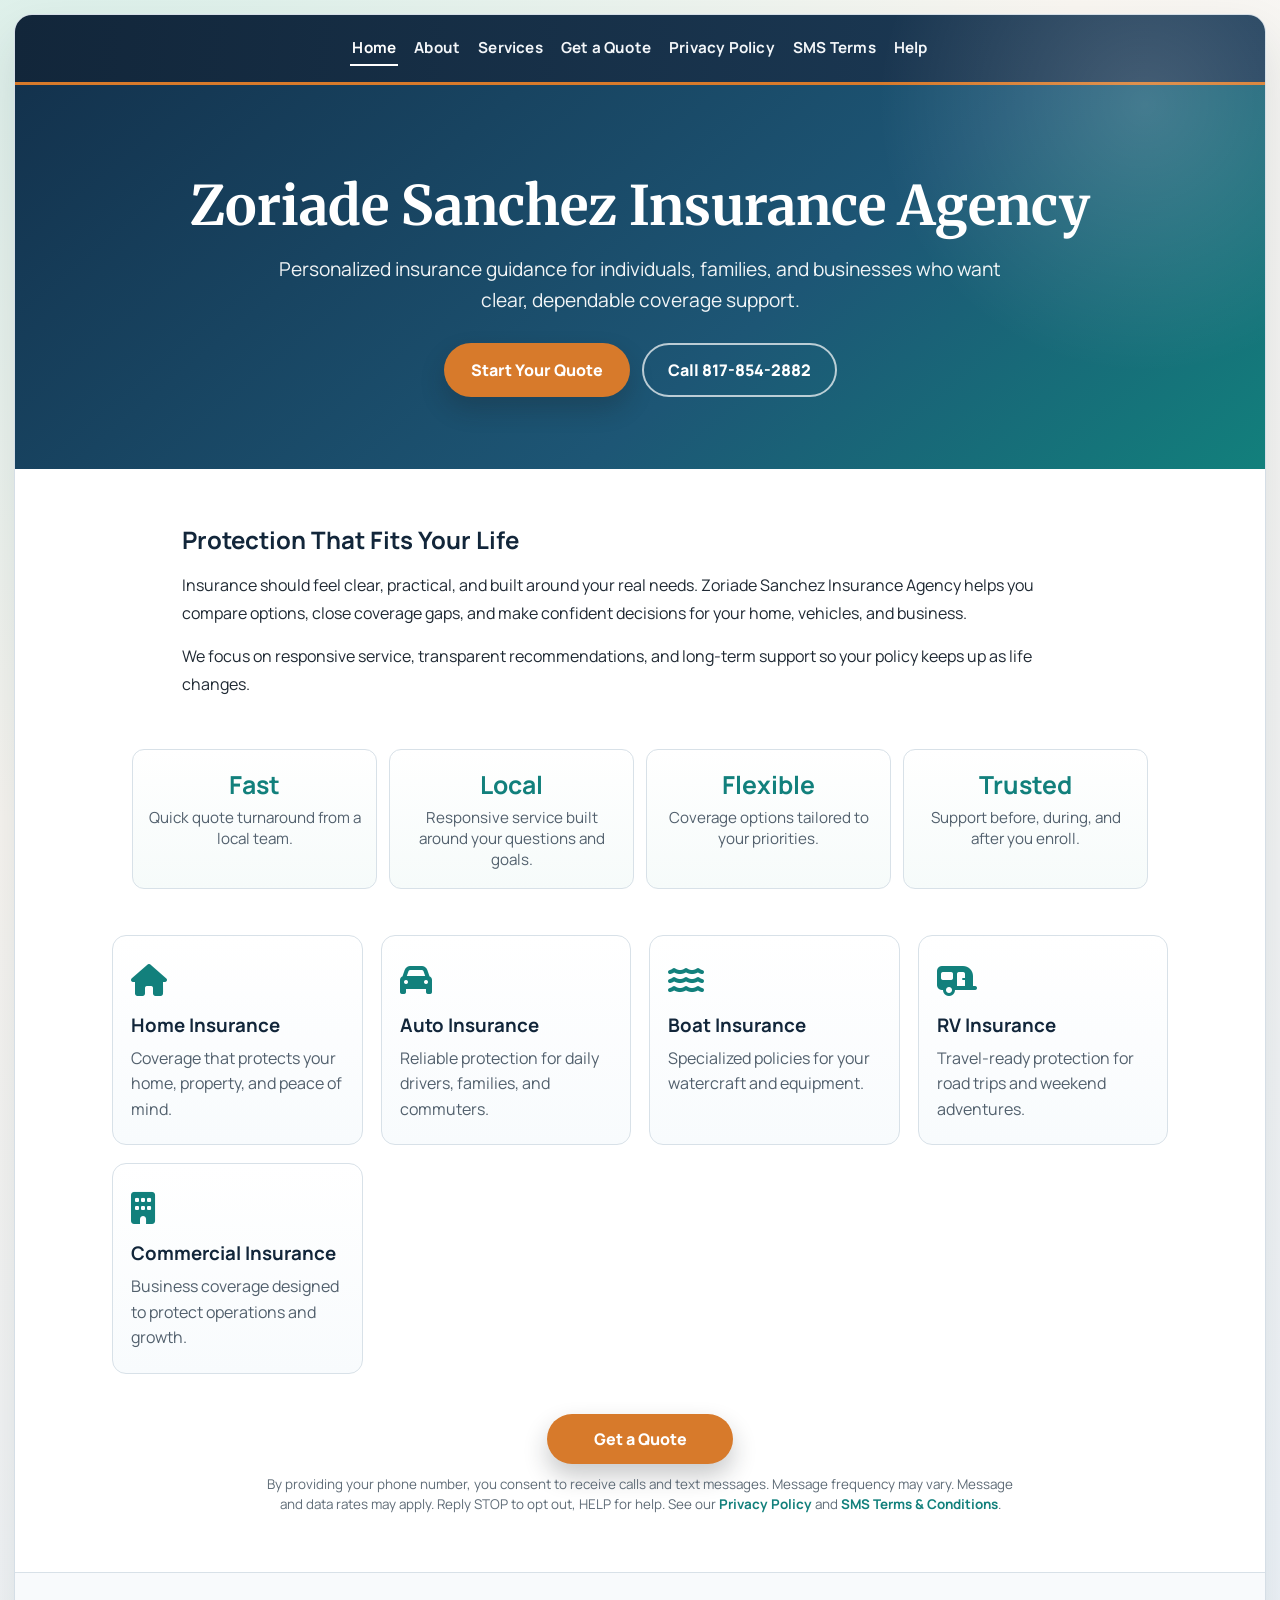
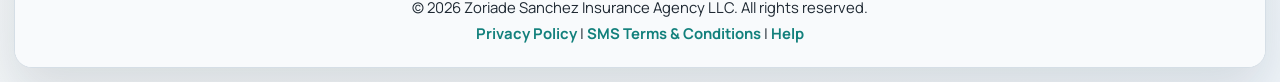
<file: index.html>
<!DOCTYPE html>
<html lang="en">
<head>
  <meta charset="UTF-8" />
  <meta name="viewport" content="width=device-width, initial-scale=1.0" />
  <title>Zoriade Sanchez Insurance Agency | Insurance Services</title>

  <meta name="description" content="Zoriade Sanchez Insurance Agency provides trusted insurance solutions for home, auto, commercial, and specialty coverage." />

  <link rel="stylesheet" href="https://cdnjs.cloudflare.com/ajax/libs/font-awesome/6.4.0/css/all.min.css">
  <link rel="stylesheet" href="styles.css">
</head>

<body>
  <div class="page-wrapper">

    <nav>
      <a href="index.html" class="active">Home</a>
      <a href="#about">About</a>
      <a href="#services">Services</a>
      <a href="quote.html">Get a Quote</a>
      <a href="privacy-policy.html">Privacy Policy</a>
      <a href="sms-terms.html">SMS Terms</a>
      <a href="help.html">Help</a>
    </nav>

    <main>
      <section class="hero hero-clean">
        <h1>Zoriade Sanchez Insurance Agency</h1>
        <p>Personalized insurance guidance for individuals, families, and businesses who want clear, dependable coverage support.</p>
        <div class="hero-actions">
          <a class="square-btn" href="quote.html">Start Your Quote</a>
          <a class="outline-btn" href="tel:+18178542882">Call 817-854-2882</a>
        </div>
      </section>

      <section id="about" class="importance-section">
        <h2>Protection That Fits Your Life</h2>
        <p>
          Insurance should feel clear, practical, and built around your real needs. Zoriade Sanchez Insurance Agency helps you compare options,
          close coverage gaps, and make confident decisions for your home, vehicles, and business.
        </p>
        <p>
          We focus on responsive service, transparent recommendations, and long-term support so your policy keeps up as life changes.
        </p>
      </section>

      <section class="trust-strip" aria-label="Agency highlights">
        <article class="trust-tile">
          <h3>Fast</h3>
          <p>Quick quote turnaround from a local team.</p>
        </article>
        <article class="trust-tile">
          <h3>Local</h3>
          <p>Responsive service built around your questions and goals.</p>
        </article>
        <article class="trust-tile">
          <h3>Flexible</h3>
          <p>Coverage options tailored to your priorities.</p>
        </article>
        <article class="trust-tile">
          <h3>Trusted</h3>
          <p>Support before, during, and after you enroll.</p>
        </article>
      </section>

      <section id="services" class="insurance-types">
        <div class="insurance-card">
          <div class="icon-wrapper"><i class="fas fa-home"></i></div>
          <h3>Home Insurance</h3>
          <p>Coverage that protects your home, property, and peace of mind.</p>
        </div>

        <div class="insurance-card">
          <div class="icon-wrapper"><i class="fas fa-car"></i></div>
          <h3>Auto Insurance</h3>
          <p>Reliable protection for daily drivers, families, and commuters.</p>
        </div>

        <div class="insurance-card">
          <div class="icon-wrapper"><i class="fas fa-water"></i></div>
          <h3>Boat Insurance</h3>
          <p>Specialized policies for your watercraft and equipment.</p>
        </div>

        <div class="insurance-card">
          <div class="icon-wrapper"><i class="fas fa-caravan"></i></div>
          <h3>RV Insurance</h3>
          <p>Travel-ready protection for road trips and weekend adventures.</p>
        </div>

        <div class="insurance-card">
          <div class="icon-wrapper"><i class="fas fa-building"></i></div>
          <h3>Commercial Insurance</h3>
          <p>Business coverage designed to protect operations and growth.</p>
        </div>
      </section>

      <section class="quote-jump">
        <a class="square-btn" href="quote.html">Get a Quote</a>

        <p class="quote-note">
          By providing your phone number, you consent to receive calls and text messages.
          Message frequency may vary. Message and data rates may apply.
          Reply STOP to opt out, HELP for help.
          See our
          <a href="privacy-policy.html">Privacy Policy</a> and
          <a href="sms-terms.html">SMS Terms &amp; Conditions</a>.
        </p>
      </section>
    </main>

    <footer>
      <p>© <span id="year"></span> Zoriade Sanchez Insurance Agency LLC. All rights reserved.</p>
      <p>
        <a href="privacy-policy.html">Privacy Policy</a> |
        <a href="sms-terms.html">SMS Terms &amp; Conditions</a> |
        <a href="help.html">Help</a>
      </p>
    </footer>

  </div>

  <script>
    document.getElementById("year").textContent = new Date().getFullYear();
  </script>
</body>
</html>
</file>
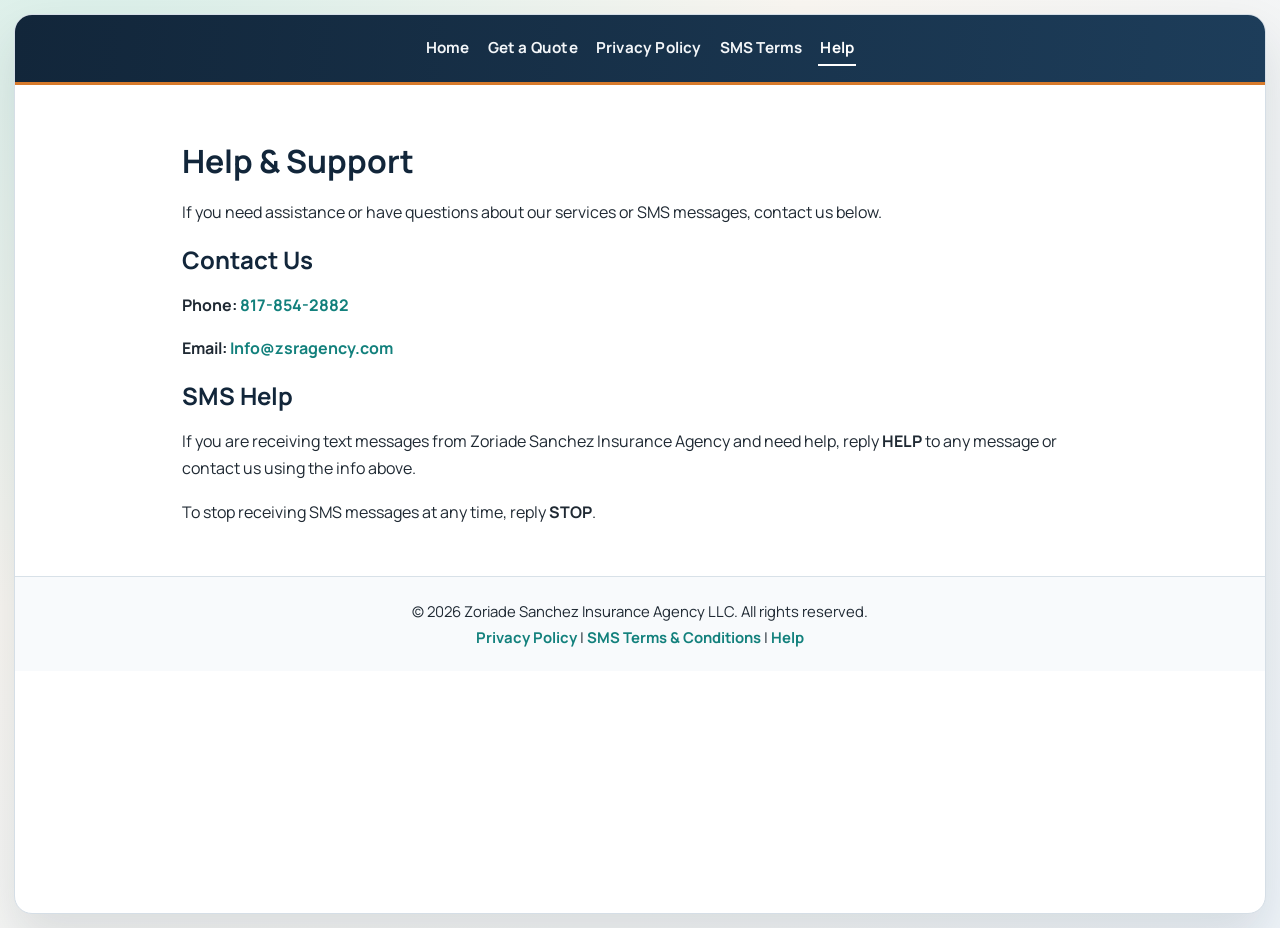
<file: help.html>
<!doctype html>
<html lang="en">
<head>
  <meta charset="utf-8" />
  <meta name="viewport" content="width=device-width, initial-scale=1" />
  <title>Help | Zoriade Sanchez Insurance Agency</title>
  <meta name="description" content="Help and support contact information for Zoriade Sanchez Insurance Agency." />
  <link rel="stylesheet" href="styles.css">
</head>

<body>
  <div class="page-wrapper">

    <nav>
      <a href="index.html">Home</a>
      <a href="quote.html">Get a Quote</a>
      <a href="privacy-policy.html">Privacy Policy</a>
      <a href="sms-terms.html">SMS Terms</a>
      <a href="help.html" class="active">Help</a>
    </nav>

    <main class="importance-section">
      <h1>Help &amp; Support</h1>
      <p>If you need assistance or have questions about our services or SMS messages, contact us below.</p>

      <h2>Contact Us</h2>
      <p><strong>Phone:</strong> <a href="tel:+18178542882">817-854-2882</a></p>
      <p><strong>Email:</strong> <a href="mailto:Info@zsragency.com">Info@zsragency.com</a></p>

      <h2>SMS Help</h2>
      <p>If you are receiving text messages from Zoriade Sanchez Insurance Agency and need help, reply <strong>HELP</strong> to any message or contact us using the info above.</p>
      <p>To stop receiving SMS messages at any time, reply <strong>STOP</strong>.</p>
    </main>

    <footer>
      <p>© <span id="year"></span> Zoriade Sanchez Insurance Agency LLC. All rights reserved.</p>
      <p>
        <a href="privacy-policy.html">Privacy Policy</a> |
        <a href="sms-terms.html">SMS Terms &amp; Conditions</a> |
        <a href="help.html">Help</a>
      </p>
    </footer>

  </div>

  <script>
    document.getElementById("year").textContent = new Date().getFullYear();
  </script>
</body>
</html>
</file>
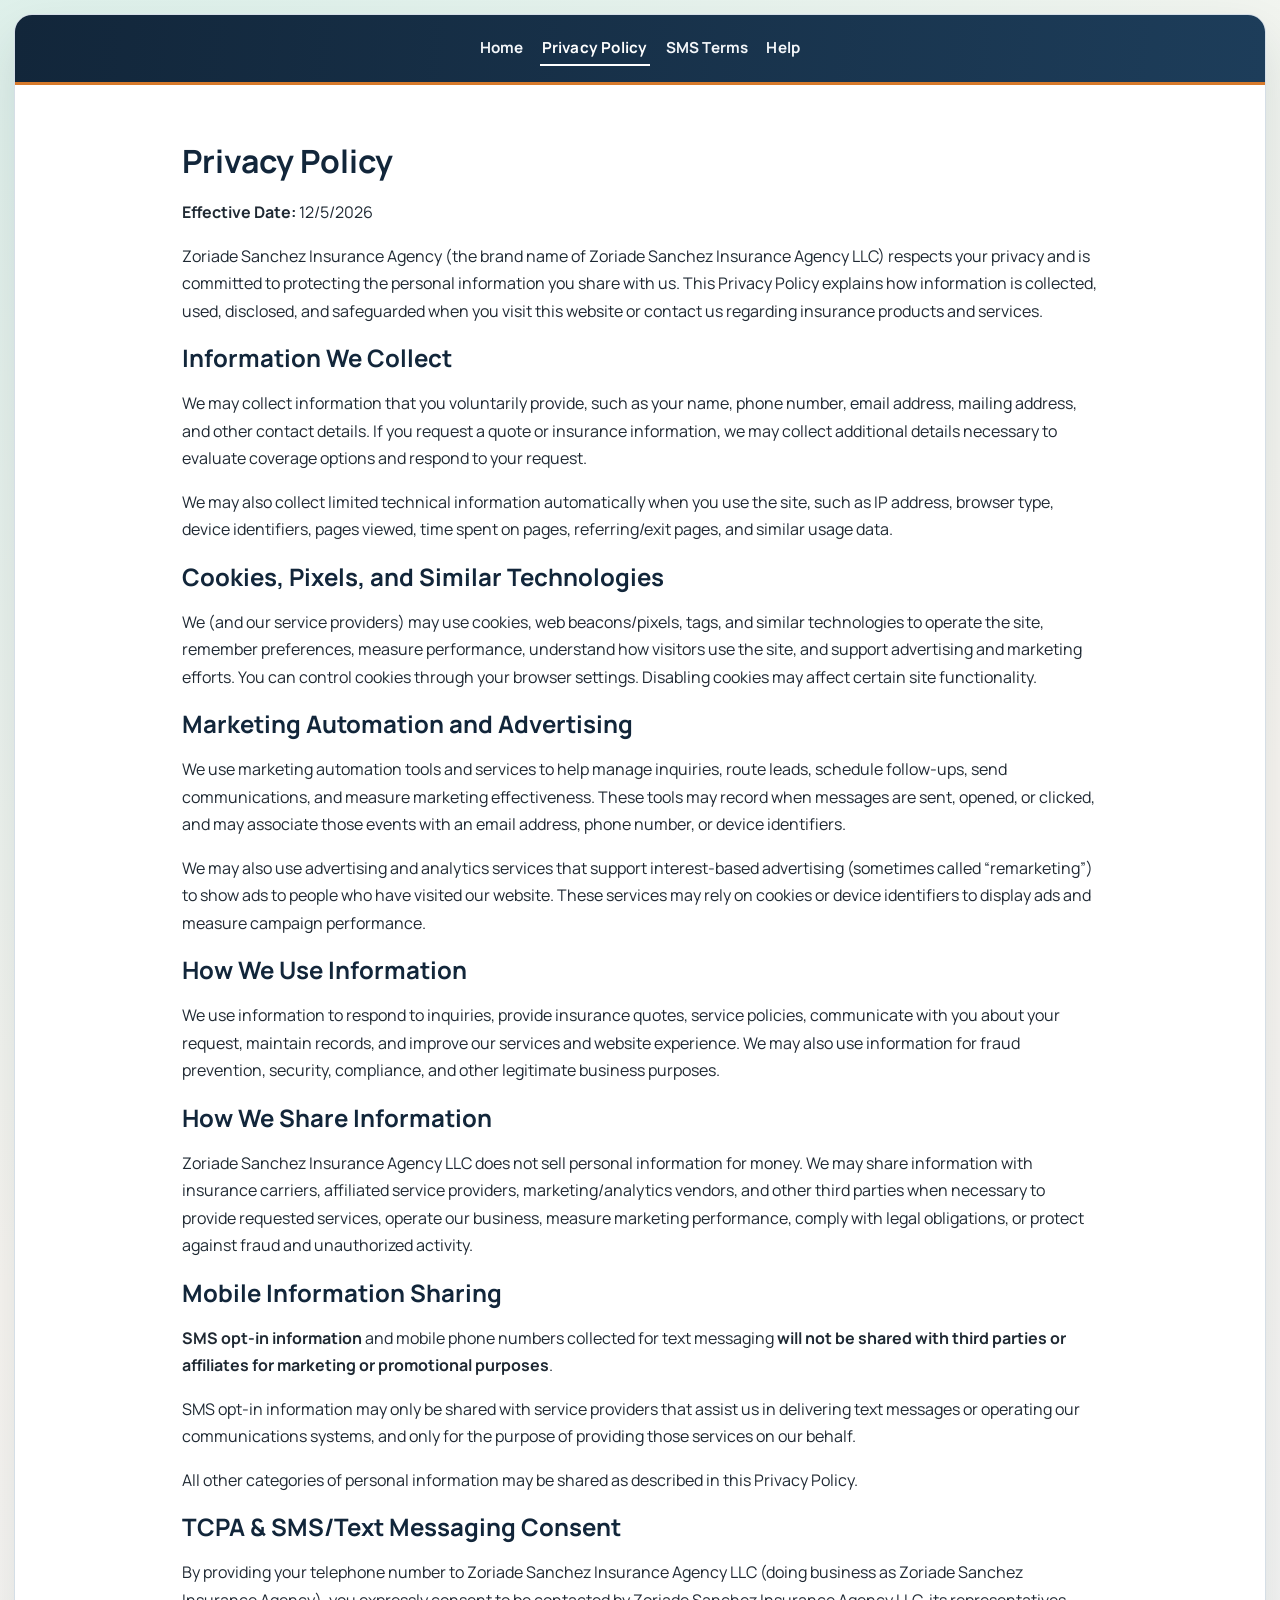
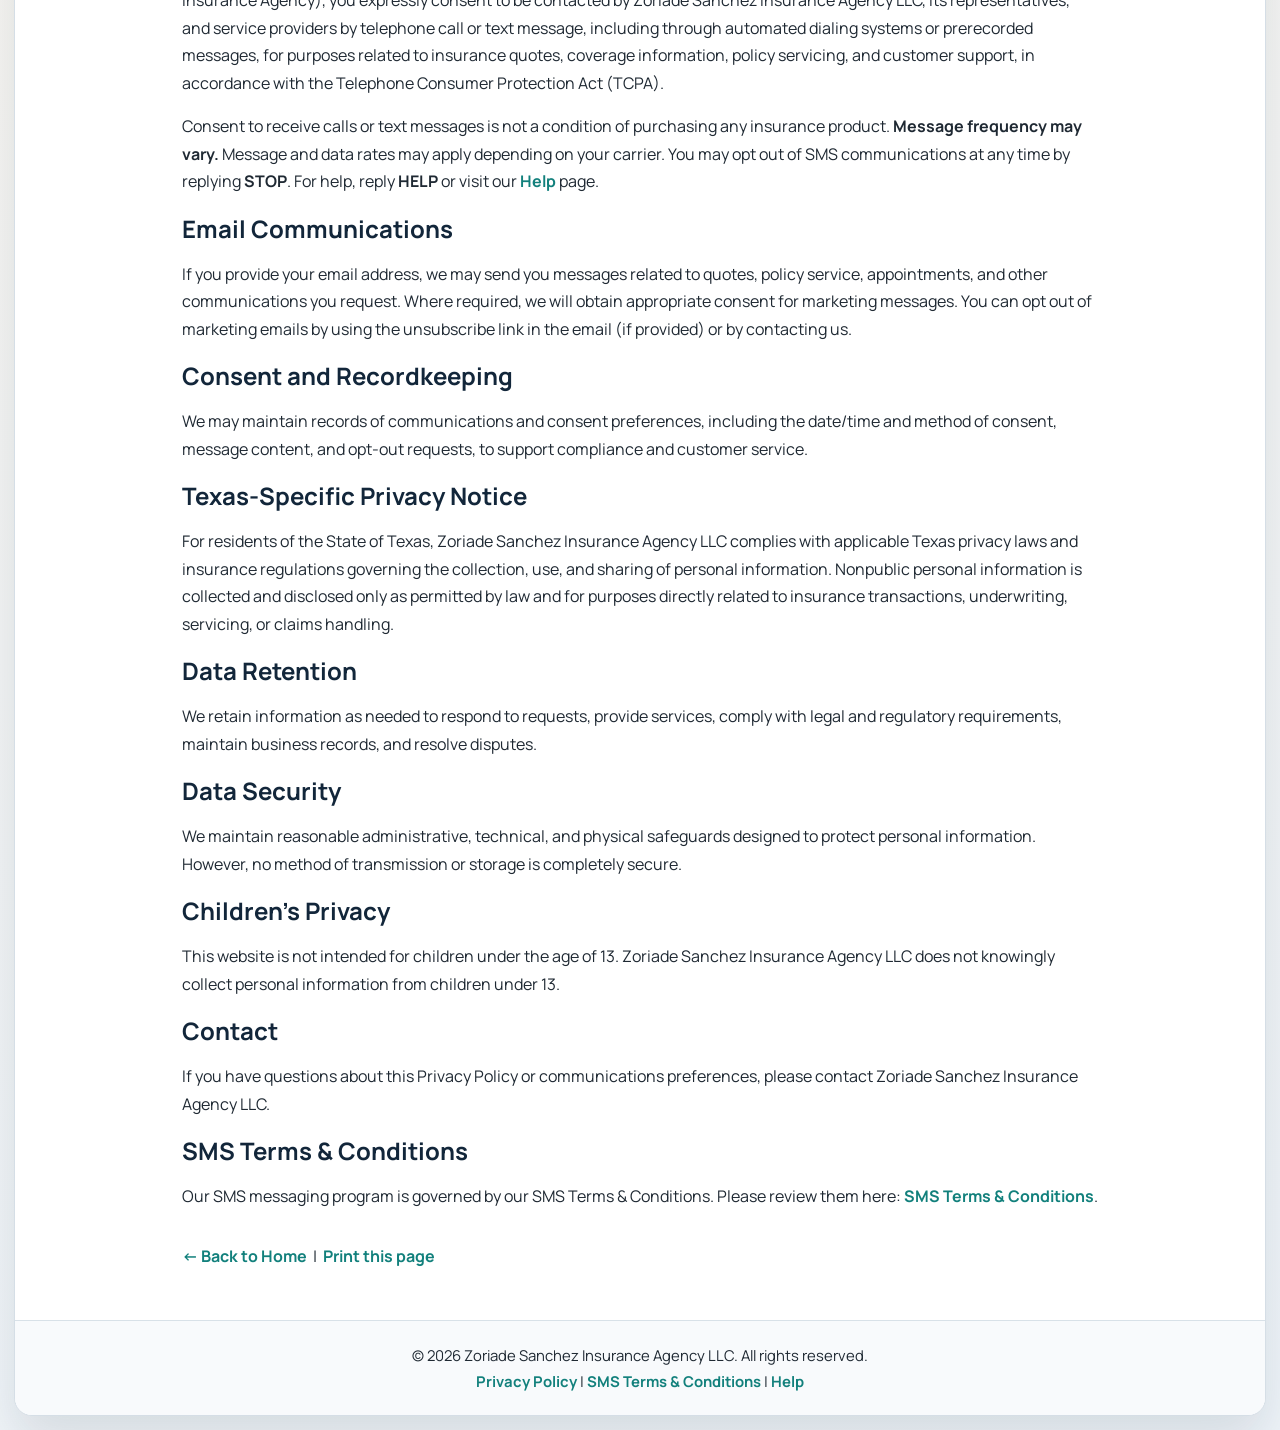
<file: privacy-policy.html>
<!DOCTYPE html>
<html lang="en">
<head>
  <meta charset="UTF-8" />
  <meta name="viewport" content="width=device-width, initial-scale=1.0" />
  <title>Privacy Policy | Zoriade Sanchez Insurance Agency</title>

  <meta name="description" content="Privacy Policy, TCPA/SMS consent, Texas disclosures, and marketing automation notice for Zoriade Sanchez Insurance Agency." />

  <link rel="stylesheet" href="styles.css">

  <!-- Print-friendly overrides -->
  <style>
    @media print {
      nav, footer, .print-hidden { display: none !important; }
      body { background: #ffffff; }
      .page-wrapper { margin: 0; border: none; border-radius: 0; }
      main { max-width: 100%; padding: 0; }
      h1, h2 { page-break-after: avoid; }
      p { font-size: 12pt; line-height: 1.5; }
    }
  </style>
</head>

<body>
  <div class="page-wrapper">
    <nav class="print-hidden">
      <a href="index.html">Home</a>
      <a href="privacy-policy.html" class="active">Privacy Policy</a>
      <a href="sms-terms.html">SMS Terms</a>
      <a href="help.html">Help</a>
    </nav>

    <main class="importance-section">
      <h1>Privacy Policy</h1>
      <p><strong>Effective Date:</strong> <span id="date"></span></p>

      <p>
        Zoriade Sanchez Insurance Agency (the brand name of Zoriade Sanchez Insurance Agency LLC) respects your privacy and is committed to protecting the personal information you share with us.
        This Privacy Policy explains how information is collected, used, disclosed, and safeguarded when you visit this
        website or contact us regarding insurance products and services.
      </p>

      <h2>Information We Collect</h2>
      <p>
        We may collect information that you voluntarily provide, such as your name, phone number, email address, mailing
        address, and other contact details. If you request a quote or insurance information, we may collect additional
        details necessary to evaluate coverage options and respond to your request.
      </p>
      <p>
        We may also collect limited technical information automatically when you use the site, such as IP address,
        browser type, device identifiers, pages viewed, time spent on pages, referring/exit pages, and similar usage data.
      </p>

      <h2>Cookies, Pixels, and Similar Technologies</h2>
      <p>
        We (and our service providers) may use cookies, web beacons/pixels, tags, and similar technologies to operate
        the site, remember preferences, measure performance, understand how visitors use the site, and support advertising
        and marketing efforts. You can control cookies through your browser settings. Disabling cookies may affect certain
        site functionality.
      </p>

      <h2>Marketing Automation and Advertising</h2>
      <p>
        We use marketing automation tools and services to help manage inquiries, route leads, schedule follow-ups, send
        communications, and measure marketing effectiveness. These tools may record when messages are sent, opened, or
        clicked, and may associate those events with an email address, phone number, or device identifiers.
      </p>
      <p>
        We may also use advertising and analytics services that support interest-based advertising (sometimes called
        “remarketing”) to show ads to people who have visited our website. These services may rely on cookies or device
        identifiers to display ads and measure campaign performance.
      </p>

      <h2>How We Use Information</h2>
      <p>
        We use information to respond to inquiries, provide insurance quotes, service policies, communicate with you about
        your request, maintain records, and improve our services and website experience. We may also use information for
        fraud prevention, security, compliance, and other legitimate business purposes.
      </p>

      <h2>How We Share Information</h2>
      <p>
        Zoriade Sanchez Insurance Agency LLC does not sell personal information for money. We may share information with insurance carriers,
        affiliated service providers, marketing/analytics vendors, and other third parties when necessary to provide
        requested services, operate our business, measure marketing performance, comply with legal obligations, or protect
        against fraud and unauthorized activity.
      </p>

      <!-- REQUIRED DCA 7103 LANGUAGE -->
      <h2>Mobile Information Sharing</h2>
      <p>
        <strong>SMS opt-in information</strong> and mobile phone numbers collected for text messaging
        <strong>will not be shared with third parties or affiliates for marketing or promotional purposes</strong>.
      </p>
      <p>
        SMS opt-in information may only be shared with service providers that assist us in delivering text messages
        or operating our communications systems, and only for the purpose of providing those services on our behalf.
      </p>
      <p>
        All other categories of personal information may be shared as described in this Privacy Policy.
      </p>

      <h2>TCPA &amp; SMS/Text Messaging Consent</h2>
      <p>
        By providing your telephone number to Zoriade Sanchez Insurance Agency LLC (doing business as Zoriade Sanchez Insurance Agency), you expressly consent to be contacted by Zoriade Sanchez Insurance Agency LLC, its
        representatives, and service providers by telephone call or text message, including through automated dialing
        systems or prerecorded messages, for purposes related to insurance quotes, coverage information, policy servicing,
        and customer support, in accordance with the Telephone Consumer Protection Act (TCPA).
      </p>
      <p>
        Consent to receive calls or text messages is not a condition of purchasing any insurance product.
        <strong>Message frequency may vary.</strong>
        Message and data rates may apply depending on your carrier.
        You may opt out of SMS communications at any time by replying <strong>STOP</strong>.
        For help, reply <strong>HELP</strong> or visit our <a href="help.html">Help</a> page.
      </p>

      <h2>Email Communications</h2>
      <p>
        If you provide your email address, we may send you messages related to quotes, policy service, appointments,
        and other communications you request. Where required, we will obtain appropriate consent for marketing messages.
        You can opt out of marketing emails by using the unsubscribe link in the email (if provided) or by contacting us.
      </p>

      <h2>Consent and Recordkeeping</h2>
      <p>
        We may maintain records of communications and consent preferences, including the date/time and method of consent,
        message content, and opt-out requests, to support compliance and customer service.
      </p>

      <h2>Texas-Specific Privacy Notice</h2>
      <p>
        For residents of the State of Texas, Zoriade Sanchez Insurance Agency LLC complies with applicable Texas privacy laws and insurance
        regulations governing the collection, use, and sharing of personal information. Nonpublic personal information is
        collected and disclosed only as permitted by law and for purposes directly related to insurance transactions,
        underwriting, servicing, or claims handling.
      </p>

      <h2>Data Retention</h2>
      <p>
        We retain information as needed to respond to requests, provide services, comply with legal and regulatory
        requirements, maintain business records, and resolve disputes.
      </p>

      <h2>Data Security</h2>
      <p>
        We maintain reasonable administrative, technical, and physical safeguards designed to protect personal information.
        However, no method of transmission or storage is completely secure.
      </p>

      <h2>Children’s Privacy</h2>
      <p>
        This website is not intended for children under the age of 13.
        Zoriade Sanchez Insurance Agency LLC does not knowingly collect personal information from children under 13.
      </p>

      <h2>Contact</h2>
      <p>
        If you have questions about this Privacy Policy or communications preferences, please contact Zoriade Sanchez Insurance Agency LLC.
      </p>

      <h2>SMS Terms &amp; Conditions</h2>
      <p>
        Our SMS messaging program is governed by our SMS Terms &amp; Conditions.
        Please review them here:
        <a href="sms-terms.html">SMS Terms &amp; Conditions</a>.
      </p>

      <p class="print-hidden" style="margin-top: 2rem;">
        <a href="index.html">← Back to Home</a>
        &nbsp;|&nbsp;
        <a href="#" onclick="window.print(); return false;">Print this page</a>
      </p>
    </main>

    <footer class="print-hidden">
      <p>© <span id="year"></span> Zoriade Sanchez Insurance Agency LLC. All rights reserved.</p>
      <p>
        <a href="privacy-policy.html">Privacy Policy</a> |
        <a href="sms-terms.html">SMS Terms &amp; Conditions</a> |
        <a href="help.html">Help</a>
      </p>
    </footer>
  </div>

  <script>
    document.getElementById("year").textContent = new Date().getFullYear();
    document.getElementById("date").textContent = new Date().toLocaleDateString();
  </script>
</body>
</html>
</file>
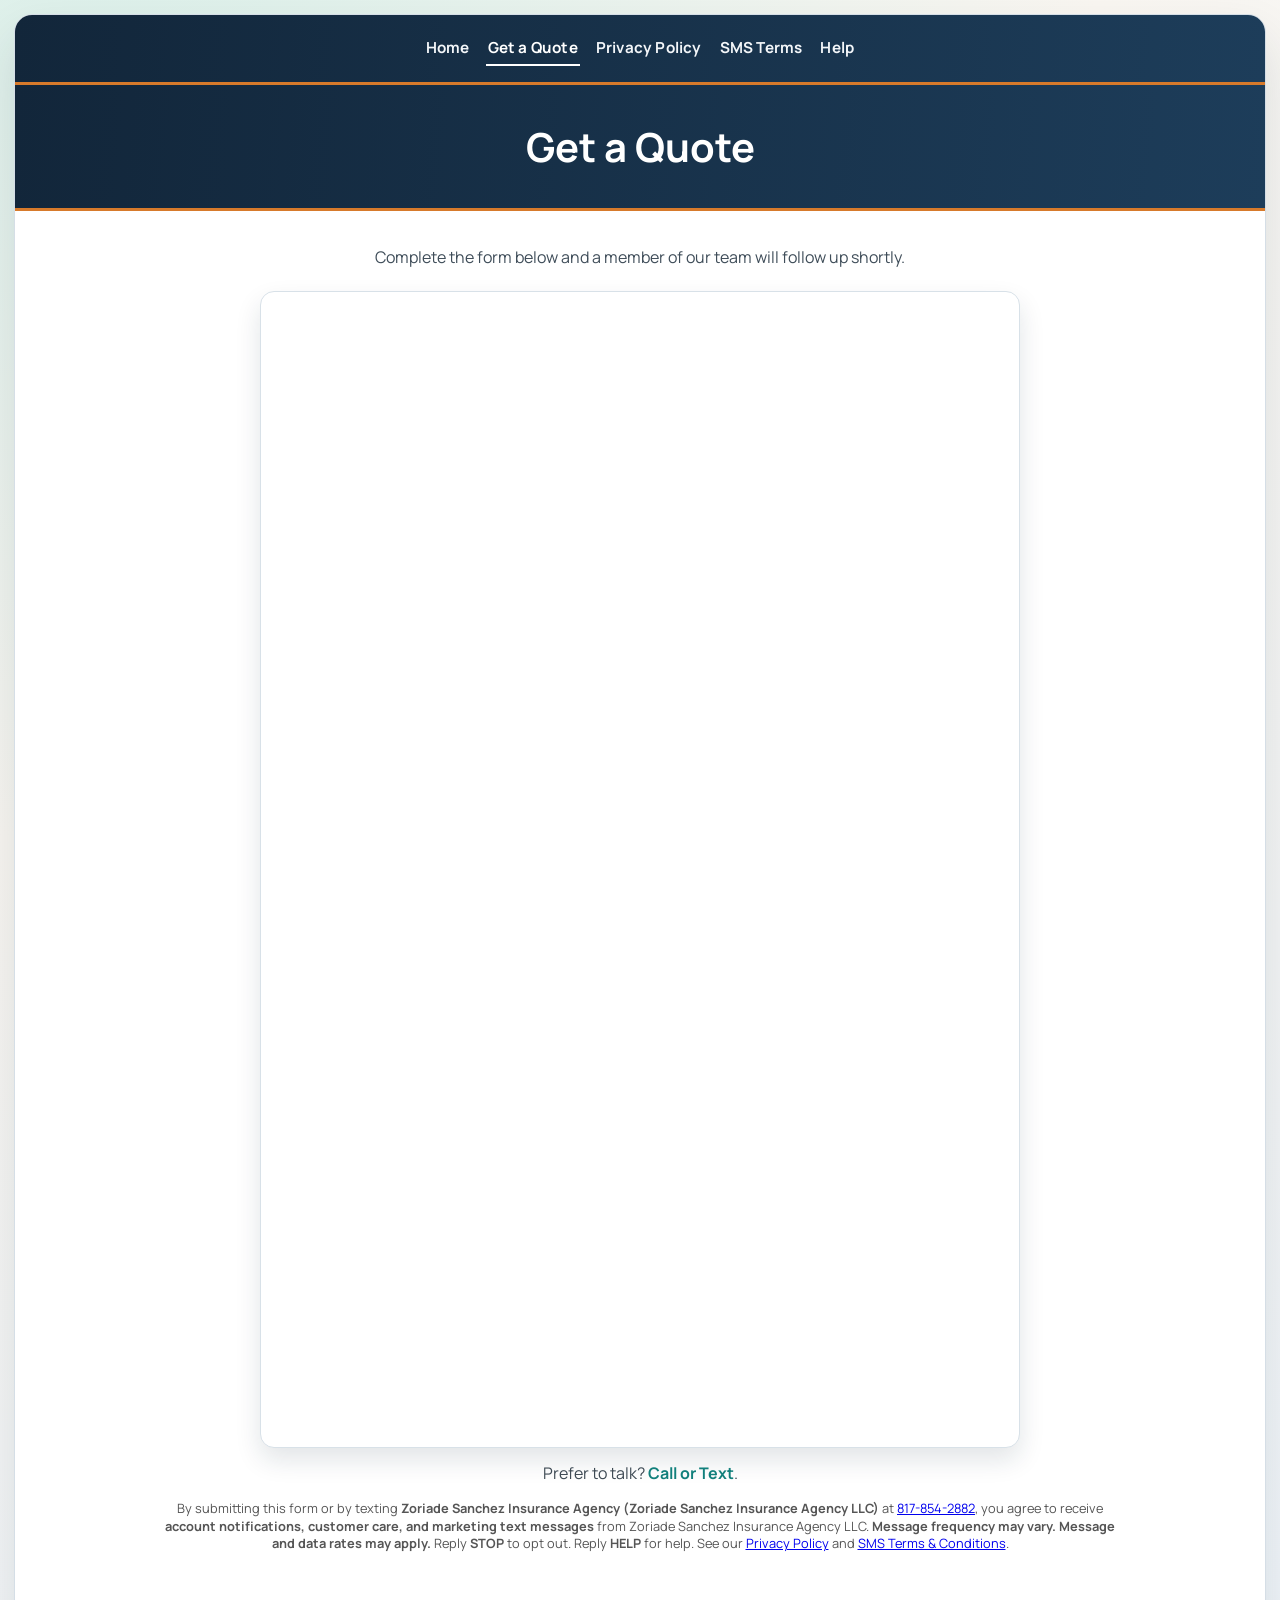
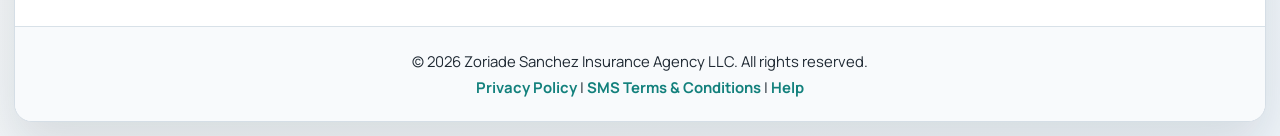
<file: quote.html>
<!DOCTYPE html>
<html lang="en">
<head>
  <meta charset="UTF-8" />
  <meta name="viewport" content="width=device-width, initial-scale=1.0" />
  <title>Get a Quote | Zoriade Sanchez Insurance Agency</title>

  <meta name="description" content="Request an insurance quote from Zoriade Sanchez Insurance Agency." />

  <link rel="stylesheet" href="styles.css">
</head>

<body>
  <div class="page-wrapper">

    <!-- NAVIGATION -->
    <nav>
      <a href="index.html">Home</a>
      <a href="quote.html" class="active">Get a Quote</a>
      <a href="privacy-policy.html">Privacy Policy</a>
      <a href="sms-terms.html">SMS Terms</a>
      <a href="help.html">Help</a>
    </nav>

    <!-- BLUE TITLE BAR -->
    <section class="quote-header">
      <h1>Get a Quote</h1>
    </section>

    <!-- MAIN CONTENT -->
    <main class="quote-embed-section">
      <p class="quote-subtext">
        Complete the form below and a member of our team will follow up shortly.
      </p>

      <!-- SINGLE EMBED -->
      <div class="form-embed centered">
        <iframe
          src="https://form.jotform.com/260756889786180"
          title="Zoriade Sanchez Insurance Agency Intake Form"
          allow="geolocation; microphone; camera"
          frameborder="0"
          scrolling="yes"
        ></iframe>
      </div>

      <p class="quote-help">
        Prefer to talk?
        <a href="tel:+18178542882">Call or Text</a>.
      </p>

      <!-- DCA 806–COMPLIANT TCPA / SMS CTA -->
      <p style="font-size: 0.8rem; color: #555; margin-top: 12px; line-height: 1.4;">
        By submitting this form or by texting <strong>Zoriade Sanchez Insurance Agency (Zoriade Sanchez Insurance Agency LLC)</strong> at
        <a href="tel:+18178542882">817-854-2882</a>, you agree to receive
        <strong>account notifications, customer care, and marketing text messages</strong>
        from Zoriade Sanchez Insurance Agency LLC.
        <strong>Message frequency may vary.</strong>
        <strong>Message and data rates may apply.</strong>
        Reply <strong>STOP</strong> to opt out.
        Reply <strong>HELP</strong> for help.
        See our
        <a href="privacy-policy.html">Privacy Policy</a>
        and
        <a href="sms-terms.html">SMS Terms &amp; Conditions</a>.
      </p>
    </main>

    <!-- FOOTER -->
    <footer>
      <p>© <span id="year"></span> Zoriade Sanchez Insurance Agency LLC. All rights reserved.</p>
      <p>
        <a href="privacy-policy.html">Privacy Policy</a> |
        <a href="sms-terms.html">SMS Terms &amp; Conditions</a> |
        <a href="help.html">Help</a>
      </p>
    </footer>

  </div>

  <script>
    document.getElementById("year").textContent = new Date().getFullYear();
  </script>
</body>
</html>
</file>
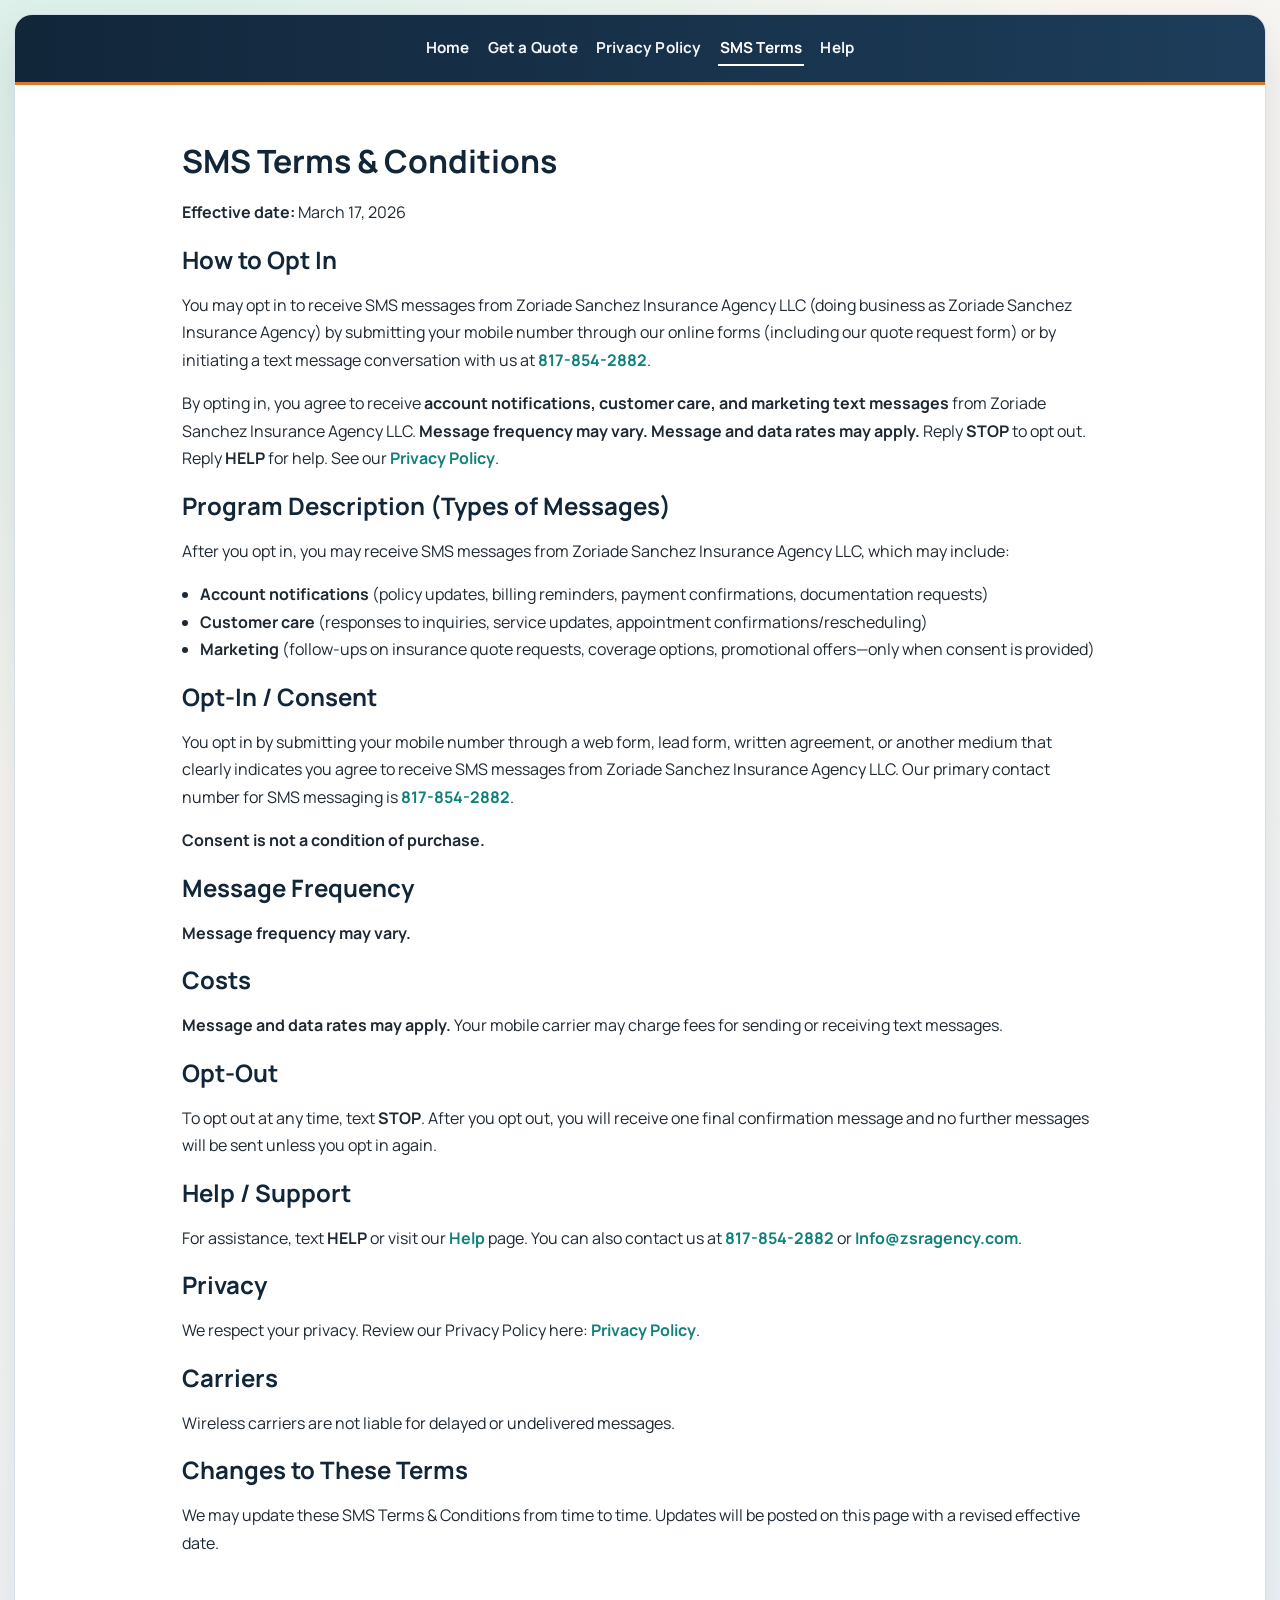
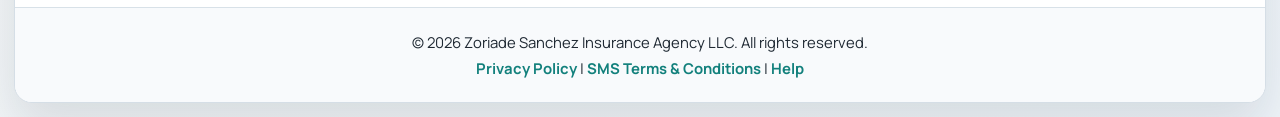
<file: sms-terms.html>
<!doctype html>
<html lang="en">
<head>
  <meta charset="utf-8" />
  <meta name="viewport" content="width=device-width, initial-scale=1" />
  <title>SMS Terms &amp; Conditions | Zoriade Sanchez Insurance Agency</title>
  <meta name="description" content="SMS Terms & Conditions for Zoriade Sanchez Insurance Agency text messaging program." />
  <link rel="stylesheet" href="styles.css">
</head>

<body>
  <div class="page-wrapper">

    <nav>
      <a href="index.html">Home</a>
      <a href="quote.html">Get a Quote</a>
      <a href="privacy-policy.html">Privacy Policy</a>
      <a href="sms-terms.html" class="active">SMS Terms</a>
      <a href="help.html">Help</a>
    </nav>

    <main class="importance-section">
      <h1>SMS Terms &amp; Conditions</h1>
      <p><strong>Effective date:</strong> March 17, 2026</p>

      <h2>How to Opt In</h2>
      <p>
        You may opt in to receive SMS messages from Zoriade Sanchez Insurance Agency LLC (doing business as Zoriade Sanchez Insurance Agency) by submitting your mobile number through our online forms
        (including our quote request form) or by initiating a text message conversation with us at
        <a href="tel:+18178542882">817-854-2882</a>.
      </p>
      <p>
        By opting in, you agree to receive <strong>account notifications, customer care, and marketing text messages</strong>
        from Zoriade Sanchez Insurance Agency LLC. <strong>Message frequency may vary.</strong> <strong>Message and data rates may apply.</strong>
        Reply <strong>STOP</strong> to opt out. Reply <strong>HELP</strong> for help.
        See our <a href="privacy-policy.html">Privacy Policy</a>.
      </p>

      <h2>Program Description (Types of Messages)</h2>
      <p>After you opt in, you may receive SMS messages from Zoriade Sanchez Insurance Agency LLC, which may include:</p>
      <ul>
        <li><strong>Account notifications</strong> (policy updates, billing reminders, payment confirmations, documentation requests)</li>
        <li><strong>Customer care</strong> (responses to inquiries, service updates, appointment confirmations/rescheduling)</li>
        <li><strong>Marketing</strong> (follow-ups on insurance quote requests, coverage options, promotional offers—only when consent is provided)</li>
      </ul>

      <h2>Opt-In / Consent</h2>
      <p>
        You opt in by submitting your mobile number through a web form, lead form, written agreement, or another medium that clearly indicates
        you agree to receive SMS messages from Zoriade Sanchez Insurance Agency LLC. Our primary contact number for SMS messaging is
        <a href="tel:+18178542882">817-854-2882</a>.
      </p>
      <p><strong>Consent is not a condition of purchase.</strong></p>

      <h2>Message Frequency</h2>
      <p><strong>Message frequency may vary.</strong></p>

      <h2>Costs</h2>
      <p><strong>Message and data rates may apply.</strong> Your mobile carrier may charge fees for sending or receiving text messages.</p>

      <h2>Opt-Out</h2>
      <p>
        To opt out at any time, text <strong>STOP</strong>. After you opt out, you will receive one final confirmation message and no further messages
        will be sent unless you opt in again.
      </p>

      <h2>Help / Support</h2>
      <p>
        For assistance, text <strong>HELP</strong> or visit our <a href="help.html">Help</a> page.
        You can also contact us at <a href="tel:+18178542882">817-854-2882</a> or
        <a href="mailto:Info@zsragency.com">Info@zsragency.com</a>.
      </p>

      <h2>Privacy</h2>
      <p>
        We respect your privacy. Review our Privacy Policy here:
        <a href="privacy-policy.html">Privacy Policy</a>.
      </p>

      <h2>Carriers</h2>
      <p>Wireless carriers are not liable for delayed or undelivered messages.</p>

      <h2>Changes to These Terms</h2>
      <p>We may update these SMS Terms &amp; Conditions from time to time. Updates will be posted on this page with a revised effective date.</p>
    </main>

    <footer>
      <p>© <span id="year"></span> Zoriade Sanchez Insurance Agency LLC. All rights reserved.</p>
      <p>
        <a href="privacy-policy.html">Privacy Policy</a> |
        <a href="sms-terms.html">SMS Terms &amp; Conditions</a> |
        <a href="help.html">Help</a>
      </p>
    </footer>

  </div>

  <script>
    document.getElementById("year").textContent = new Date().getFullYear();
  </script>
</body>
</html>
</file>
<file: styles.css>
@import url('https://fonts.googleapis.com/css2?family=Manrope:wght@400;500;700;800&family=Merriweather:wght@700&display=swap');

:root {
  --navy: #12263a;
  --teal: #12807c;
  --sand: #f4efe8;
  --amber: #d77a2b;
  --ink: #1f2933;
  --muted: #52606d;
  --line: #d8e1e8;
  --white: #ffffff;
}

* {
  box-sizing: border-box;
}

html,
body {
  margin: 0;
  padding: 0;
  background: radial-gradient(circle at 8% -10%, #d8efe9 0, #f9f6f1 45%, #eff4f9 100%);
  color: var(--ink);
  font-family: 'Manrope', 'Segoe UI', sans-serif;
}

.page-wrapper {
  min-height: 100vh;
  margin: 14px;
  border-radius: 18px;
  overflow: hidden;
  background: var(--white);
  border: 1px solid #d5dee6;
  box-shadow: 0 24px 50px rgba(18, 38, 58, 0.12);
}

nav {
  display: flex;
  flex-wrap: wrap;
  gap: 14px;
  align-items: center;
  justify-content: center;
  padding: 16px 22px;
  background: linear-gradient(95deg, var(--navy), #1d3d5a);
  border-bottom: 3px solid var(--amber);
}

nav a {
  color: #f3f6f9;
  text-decoration: none;
  font-weight: 700;
  font-size: 0.95rem;
  letter-spacing: 0.2px;
  padding: 6px 2px;
  border-bottom: 2px solid transparent;
  transition: border-color 0.2s ease, color 0.2s ease;
}

nav a:hover,
nav a.active {
  color: #ffffff;
  border-bottom-color: #ffffff;
}

.hero {
  padding: 86px 20px 72px;
  text-align: center;
  background: linear-gradient(140deg, #13324d 0%, #1d5675 60%, #12807c 100%);
  color: #ffffff;
  position: relative;
}

.hero::after {
  content: '';
  position: absolute;
  width: min(540px, 78vw);
  height: min(540px, 78vw);
  border-radius: 50%;
  background: radial-gradient(circle, rgba(255, 255, 255, 0.18), transparent 70%);
  top: -250px;
  right: -150px;
}

.hero h1 {
  margin: 0;
  position: relative;
  font-family: 'Merriweather', serif;
  font-size: clamp(2rem, 5vw, 3.4rem);
}

.hero p {
  position: relative;
  margin: 14px auto 0;
  max-width: 760px;
  line-height: 1.6;
  color: rgba(255, 255, 255, 0.94);
  font-size: clamp(1rem, 2vw, 1.2rem);
}

.hero-actions {
  margin-top: 28px;
  display: flex;
  gap: 12px;
  justify-content: center;
  flex-wrap: wrap;
  position: relative;
}

.square-btn,
.outline-btn {
  display: inline-flex;
  align-items: center;
  justify-content: center;
  min-width: 186px;
  padding: 14px 24px;
  text-decoration: none;
  border-radius: 999px;
  font-weight: 800;
  transition: transform 0.2s ease, box-shadow 0.2s ease, opacity 0.2s ease;
}

.square-btn {
  background: var(--amber);
  color: #fff;
  box-shadow: 0 12px 24px rgba(23, 28, 33, 0.24);
}

.square-btn:hover,
.outline-btn:hover {
  transform: translateY(-2px);
  opacity: 0.96;
}

.outline-btn {
  color: #fff;
  border: 2px solid rgba(255, 255, 255, 0.7);
}

.importance-section {
  max-width: 960px;
  margin: 0 auto;
  padding: 54px 22px 34px;
}

.importance-section h1,
.importance-section h2 {
  color: var(--navy);
  margin: 0 0 14px;
}

.importance-section p,
.importance-section li {
  line-height: 1.72;
  color: var(--ink);
}

.importance-section ul {
  padding-left: 18px;
}

.trust-strip {
  max-width: 1060px;
  margin: 0 auto;
  padding: 0 22px 26px;
  display: grid;
  grid-template-columns: repeat(auto-fit, minmax(180px, 1fr));
  gap: 12px;
}

.trust-tile {
  border: 1px solid var(--line);
  background: linear-gradient(180deg, #fff, #f6fbfa);
  border-radius: 12px;
  padding: 18px 14px;
  text-align: center;
}

.trust-tile h3 {
  margin: 0;
  color: var(--teal);
  font-size: 1.55rem;
}

.trust-tile p {
  margin: 6px 0 0;
  color: var(--muted);
  font-size: 0.95rem;
}

.insurance-types {
  display: grid;
  grid-template-columns: repeat(auto-fit, minmax(210px, 1fr));
  gap: 18px;
  padding: 20px 22px 34px;
  max-width: 1100px;
  margin: 0 auto;
}

.insurance-card {
  border: 1px solid var(--line);
  border-radius: 14px;
  padding: 22px 18px;
  background: linear-gradient(180deg, #fff, #f8fbfd);
  transition: transform 0.2s ease, box-shadow 0.2s ease;
}

.insurance-card:hover {
  transform: translateY(-4px);
  box-shadow: 0 16px 30px rgba(18, 38, 58, 0.14);
}

.icon-wrapper {
  font-size: 32px;
  color: var(--teal);
  margin-bottom: 10px;
}

.insurance-card h3 {
  margin: 0 0 8px;
  color: var(--navy);
}

.insurance-card p {
  margin: 0;
  color: var(--muted);
  line-height: 1.6;
}

.quote-jump {
  display: flex;
  flex-direction: column;
  align-items: center;
  gap: 10px;
  padding: 6px 22px 58px;
}

.quote-note {
  max-width: 760px;
  margin: 0;
  color: #5f6c77;
  font-size: 0.84rem;
  text-align: center;
  line-height: 1.5;
}

.quote-note a {
  color: var(--teal);
  font-weight: 700;
  text-decoration: none;
}

.quote-note a:hover {
  text-decoration: underline;
}

.quote-header {
  background: linear-gradient(95deg, var(--navy), #1d3d5a);
  border-bottom: 3px solid var(--amber);
  text-align: center;
  padding: 34px 20px;
}

.quote-header h1 {
  margin: 0;
  color: #fff;
  font-size: clamp(1.6rem, 4vw, 2.5rem);
}

.quote-embed-section {
  padding: 34px 20px 60px;
  max-width: 1000px;
  margin: 0 auto;
  text-align: center;
}

.quote-subtext {
  margin: 0 auto 20px;
  max-width: 650px;
  color: #3f4d59;
  line-height: 1.6;
}

.form-embed {
  max-width: 760px;
  border: 1px solid var(--line);
  border-radius: 14px;
  overflow: hidden;
  background: #fff;
  box-shadow: 0 12px 26px rgba(18, 38, 58, 0.12);
}

.form-embed.centered {
  margin: 0 auto;
}

.form-embed iframe {
  width: 100%;
  height: 1150px;
  border: 0;
}

.quote-help {
  margin-top: 14px;
  color: #3e4a54;
}

.quote-help a,
footer a,
.importance-section a {
  color: var(--teal);
  font-weight: 700;
  text-decoration: none;
}

.quote-help a:hover,
footer a:hover,
.importance-section a:hover {
  text-decoration: underline;
}

footer {
  text-align: center;
  padding: 18px;
  border-top: 1px solid var(--line);
  background: #f8fafc;
  font-size: 0.93rem;
}

footer p {
  margin: 6px 0;
}

@media (max-width: 768px) {
  .page-wrapper {
    margin: 8px;
    border-radius: 12px;
  }

  .hero {
    padding: 74px 18px 58px;
  }

  .importance-section {
    padding: 40px 18px 24px;
  }

  .insurance-types {
    padding: 10px 18px 28px;
  }

  .quote-jump {
    padding: 4px 18px 44px;
  }

  .form-embed iframe {
    height: 1450px;
  }
}
</file>
